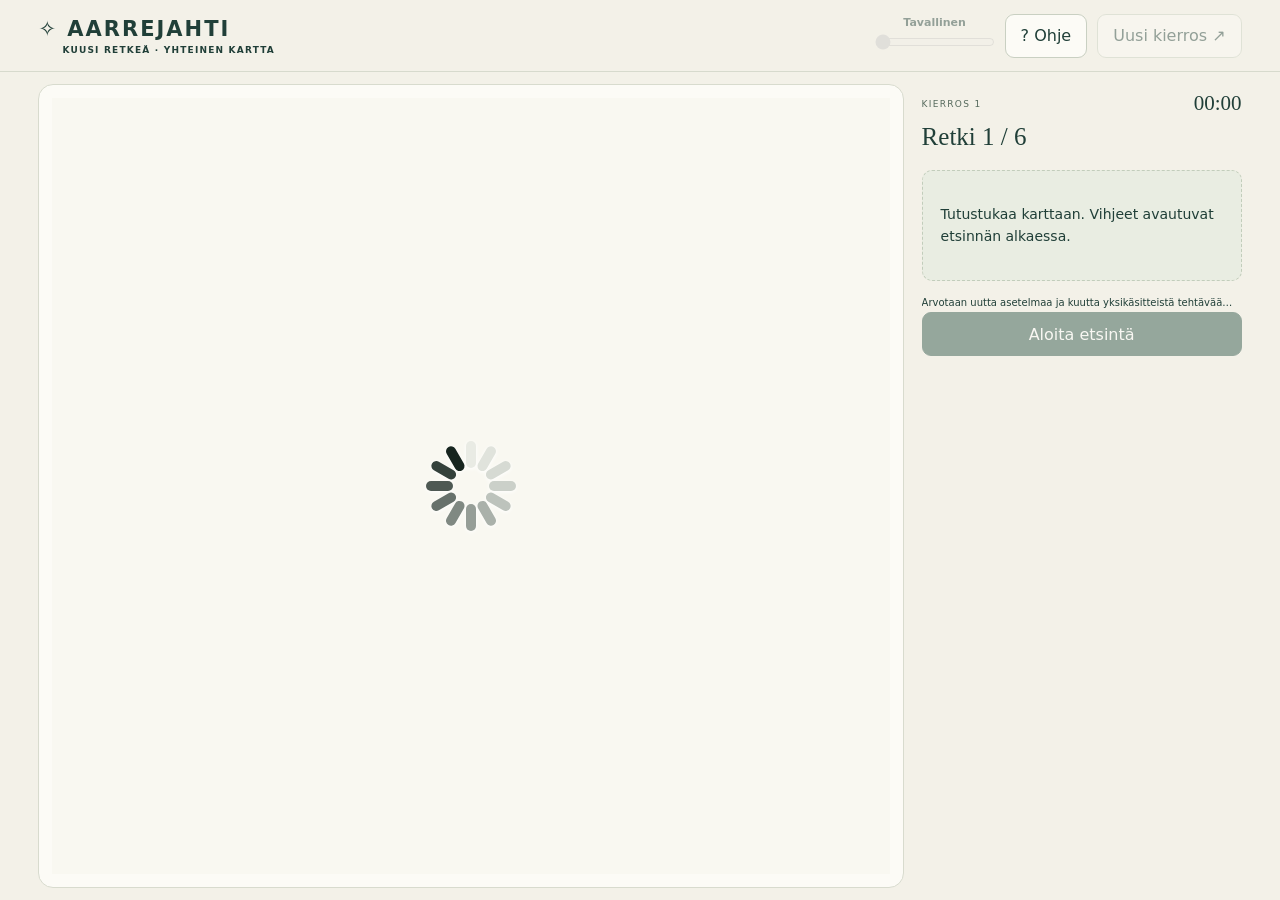
<file: index.html>
<!doctype html>
<html lang="fi">
<head><meta charset="utf-8"><meta name="viewport" content="width=device-width, initial-scale=1, viewport-fit=cover"><meta name="theme-color" content="#203f38"><meta name="apple-mobile-web-app-capable" content="yes"><meta name="apple-mobile-web-app-status-bar-style" content="default"><meta name="apple-mobile-web-app-title" content="Aarrejahti"><link rel="manifest" href="manifest.webmanifest"><link rel="apple-touch-icon" href="icons/apple-touch-icon.png"><link rel="icon" type="image/png" href="icons/favicon.png"><title>Aarrejahti – kuusi retkeä</title><link rel="stylesheet" href="style.css?v=rounds33"></head>
<body class="awaiting-start">

<header><a class="brand" href="./">✧ AARREJAHTI<small>KUUSI RETKEÄ · YHTEINEN KARTTA</small></a><div class="setup"><div class="level-slider"><label for="level"><output id="level-name">Tavallinen</output></label><input id="level" type="range" min="0" max="2" step="1" value="0" aria-label="Vaikeustaso" aria-valuetext="Tavallinen"></div><button id="help">? Ohje</button><button id="new">Uusi kierros ↗</button></div></header>
<main><div class="layout">
<section class="map-panel" aria-label="Yhteinen retkikartta">
 <div class="panel-top"><span id="code" aria-label="Retken vaikeus ja karttakortin kokonaisvaikeus" title="Retken vaikeus · karttakortin kokonaisvaikeus"></span></div>
 <div class="map-wrap"><div id="generating" role="status" aria-label="Karttakorttia generoidaan"><div class="generation-spinner" aria-hidden="true"><span style="--i:0;background-color:#17251f"></span><span style="--i:1;background-color:#e9ebe4"></span><span style="--i:2;background-color:#e0e3dc"></span><span style="--i:3;background-color:#d6dad3"></span><span style="--i:4;background-color:#cbd0c9"></span><span style="--i:5;background-color:#bdc3bc"></span><span style="--i:6;background-color:#aab1aa"></span><span style="--i:7;background-color:#969e97"></span><span style="--i:8;background-color:#808982"></span><span style="--i:9;background-color:#67716b"></span><span style="--i:10;background-color:#4e5953"></span><span style="--i:11;background-color:#34413b"></span></div></div><svg id="board" viewBox="0 0 717 520" role="group" aria-label="Aarrekartta, 120 kuusikulmiota"></svg></div>
</section>
<aside>
 <div id="progress" aria-label="Kierroksen retket"></div>
 <div class="round-meta"><small id="round-label">KIERROS 1</small><span id="timer">00:00</span></div>
 <div class="clue-heading"><h1 id="task-title">Retki 1 / 6</h1><label class="toggle"><input type="checkbox" id="explain" checked> Selitykset</label></div>
 <p id="task-rule"></p>
 <div id="addition-controls" hidden><button id="place-marker" aria-pressed="true"></button><button id="place-chest" aria-pressed="false">Arkku</button></div>
 <div id="clues"></div>
 <div id="before-start">Tutustukaa karttaan. Vihjeet avautuvat etsinnän alkaessa.</div>
 <p id="feedback" role="status" aria-live="polite"></p>
 <div class="actions"><button id="start" class="primary" disabled>Aloita etsintä</button><button id="next" class="primary" hidden>Seuraava retki →</button><button id="reveal" class="quiet" hidden disabled>Paljasta ratkaisu</button></div>
 <p id="state" role="status"></p>
</aside>
</div></main>
<dialog id="instructions" aria-labelledby="instructions-title"><div class="dialog-heading"><h2 id="instructions-title">Näin pelaatte</h2><button id="close-help" aria-label="Sulje ohje">Sulje ×</button></div>
<div class="instructions"><h3>Tasot ja vihjeet</h3><p>Tasovalinta aloittaa uuden kierroksen. Tavallisella tasolla kolmen tavallisen retken D1-keskiarvo on alle 550, Keskitasolla 550–749 ja Haastavalla vähintään 750. Haastavalla jokainen tavallinen retki on lisäksi vähintään 400 pistettä. Rajat ovat suunnitteluarvoja. Sama vihje esiintyy enintään kahdesti kierroksella eikä koskaan peräkkäisillä retkillä.</p>
 <h3>Yksi kartta, kuusi retkeä</h3><p>Kaikki pelaavat yhtä aikaa samalla näytöllä. Kierrokselle arvotaan kuusi tehtävää ja yhteinen kuviomerkkien asetelma. Maastolauta on sama kiinteä F02-kartta kuin lautapelissä: 12 × 10 ruutua. Retket 1–3 ovat tavallisia, neljäs on pääkalloretki, viides harharetki ja kuudes Hukkareissu. Yksi muodon ja värin yhdistelmä puuttuu kartalta kokonaan ja lisätään vain viimeisessä tehtävässä. Kuuden retken jälkeen Uusi kierros arpoo uuden asetelman ja tehtävät. Testatessa voit valita retken suoraan yläreunan retkipainikkeesta. Vaihto nollaa nykyiset valinnat ja ajastimen. Valitun retken vihjeet avautuvat Aloita etsintä -painikkeesta.</p>
 <p>Vihjeet näkyvät vasta Aloita etsintä -painikkeesta. Napauta aarteen ruutua ja vahvista Oletko varma? -kysymys. Peruuta poistaa arkun ja palauttaa merkityn vihjeen tai kuvion normaaliksi. Viimeksi valitun ruudun kehys jää muistiksi. Väärän arvauksen jälkeen etsintä jatkuu. Oikea vastaus näyttää aarrearkun. Seuraava retki säilyttää kartan ja kuviot mutta vaihtaa vihjeet ja piilottaa ne aloitukseen asti.</p>
 <h3>☠ Pääkalloretki</h3><p>Viidestä vihjeestä täsmälleen yksi on väärä. Voit valita ensin aarteen ruudun tai ensin väärän vihjeen. Napauta vääräksi epäilemääsi vihjettä: se haalenee. Napauttamalla uudestaan voit perua merkinnän, ja toisen vihjeen valitseminen vaihtaa merkintää. Etsi ruutu, jossa neljä muuta vihjettä toteutuu. Voitto vaatii sekä oikean aarteen paikan että oikean vihjemerkinnän.</p>
 <h3>× Harharetki</h3><p>Kaikki vihjeet toteutuvat vasta, kun yksi kuviomerkki poistetaan mielessä laudalta. Voit valita ensin aarteen ruudun tai ensin poistettavan kuvion. Napauta poistettavaksi epäilemääsi kuviota: se haalenee, mutta pysyy näkyvissä alkuperäisessä ruudussaan. Vain yksi kuvio voidaan merkitä kerrallaan. Valitse × Poista kuvio uudelleen, jos haluat vaihtaa merkintää tai perua sen napauttamalla samaa kuviota.</p><p>Vihjeessä mainitusta muodon ja värin yhdistelmästä pitää jäädä vähintään yksi merkki laudalle. Valitse Arkku-painike ja napauta aarteen ruutua, myös kuviomerkin keskeltä. Valitse × Poista kuvio -painike, kun haluat merkitä poistettavan kuvion. Tavallinen napautus tekee painikkeesta valitun toiminnon. Arkku ei saa olla poistettavan kuvion ruudussa. Vastaus tarkistetaan, kun molemmat valinnat on tehty. Voitto vaatii sekä oikean aarteen paikan että oikean kuviomerkinnän.</p>
 <h3>? Hukkareissu</h3><p>Hukkareissu käyttää vain lautapelin alkuperäisiä vihjeitä 1-60. Siinä ei käytetä summia, erotuksia eikä uusia kuvioparivertailuja.</p><p>Lisää mielessäsi yksi puuttuva kuviomerkki. + kuvio ? -painike kertoo merkin muodon ja värin. Paina sitä ja napauta tyhjää karttaruutua sijoittaaksesi merkin. Arkku-painikkeella valitset aarteen ruudun. Voit valita arkun tai kuvion ensin. Valinnat tarvitsevat eri ruudut, eikä lisättävän merkin ruudussa saa olla muuta kuviota. Lisätyn merkin reunus on katkoviivainen. Peruuta palauttaa molemmat valinnat. Oikeassa vastauksessa sekä lisätyn merkin paikka että aarteen sijainti ovat oikein ja kaikki vihjeet toteutuvat. Tehtävällä on vain yksi tällainen paikkapari.</p><h3>Maastot, kuviot ja etäisyys</h3><div id="terrain-guide"></div><p>Maamerkkejä ovat mustat ja valkoiset kolmiot, neliöt ja ympyrät. Vihje koskee jokaista saman muodon ja värin merkkiä. Esimerkiksi ↔ ≤ 2 tarkoittaa, että jokaiseen kyseiseen merkkiin on enintään kaksi askelta.</p><p>↔ tarkoittaa lyhintä etäisyyttä vierekkäisten heksaruutujen kautta. Sama ruutu on 0, viereinen ruutu 1. Kaikkien maastojen läpi saa kulkea. Maastoon tai laudan reunaan mitataan etäisyys lähimpään vastaavaan ruutuun.</p>
 <h3>Kuvioparien vertailut ja erotus</h3><div id="arithmetic-guide"></div><p>Etäisyydet mitataan aarteen ruudusta. Yhtä kaukana -vihjeessä etäisyydet ovat samat. Lähempänä-vihjeessä ensimmäinen kuvio on lähempänä. Erotusvihjeessä oikeanpuoleiseen kuvioon on ilmoitettu määrä askelia enemmän kuin vasemmanpuoleiseen. Ehto koskee jokaista ryhmien välistä kuvioparia.</p>
 <h3>Naapurit ja vertailut</h3><p>Naapurivihjeet koskevat vain heti viereisiä ruutuja; aarteen omaa ruutua ei lasketa naapuriksi. Kahden maaston naapurivihje vaatii ainakin yhden naapurin kummastakin maastosta. Yhtä kaukana -vihje vaatii saman etäisyyden kaikkiin molempien ryhmien kuvioihin. Lähempänä-vihje vaatii jokaisen ensimmäisen ryhmän merkin olevan lähempänä kuin yksikään toisen ryhmän merkki.</p>
 <p>Jokainen tehtävä tarkistetaan yksikäsitteiseksi. Pääkalloretkellä myös väärä vihje ja harharetkellä myös poistettava merkki määräytyvät yksikäsitteisesti. Hukkareissulla lisättävän merkin ja aarteen paikkapari on yksikäsitteinen. Merkintöjen oikeellisuus tarkistetaan vasta arvausta vahvistettaessa. Selitykset-valinta piilottaa tai näyttää vihjeiden sanalliset selitykset.</p>
</div></dialog>
<dialog id="confirm" aria-labelledby="confirm-title"><h2 id="confirm-title">Oletko varma?</h2><p id="confirm-text"></p><div class="confirm-actions"><button id="confirm-no">Peruuta</button><button id="confirm-yes" class="primary">Vahvista</button></div></dialog>
<script src="engine.js?v=rounds33"></script><script src="game-data.js?v=rounds33"></script><script src="rounds.js?v=rounds33"></script><script src="game.js?v=rounds33"></script>
<script src="pwa.js"></script></body></html>
</file>
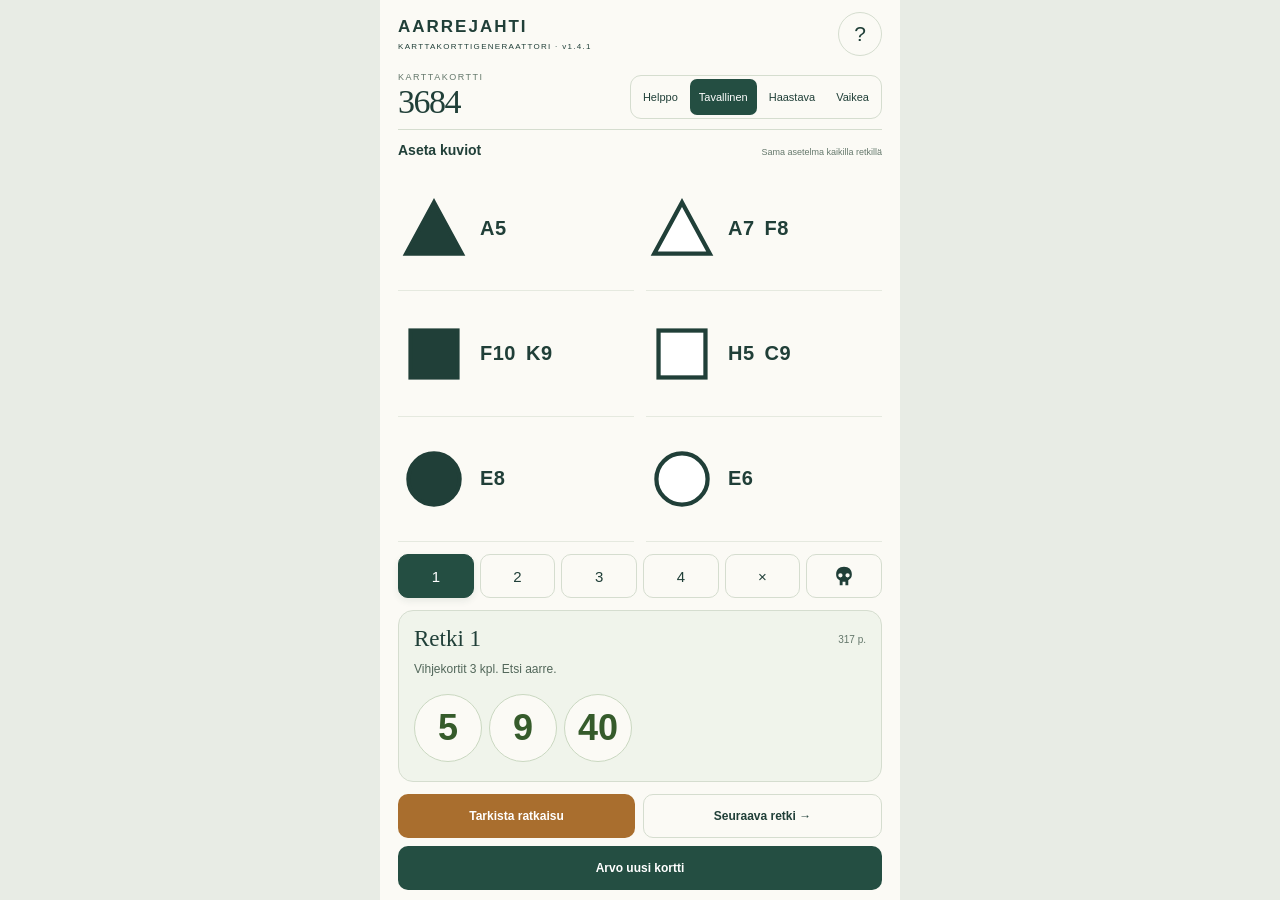
<file: generator/index.html>
<!doctype html>
<html lang="fi" data-version="1.4.1"><head><meta charset="utf-8"><meta name="viewport" content="width=device-width,initial-scale=1,viewport-fit=cover">
<meta name="theme-color" content="#634184"><meta name="apple-mobile-web-app-capable" content="yes"><meta name="apple-mobile-web-app-title" content="Karttakortit"><link rel="apple-touch-icon" href="icons/apple-touch-icon.png">
<title>Aarrejahti — karttakorttigeneraattori</title><link rel="manifest" href="manifest.webmanifest"><link rel="icon" href="icon.svg" type="image/svg+xml"><link rel="stylesheet" href="style.css"></head>
<body><main class="app">
 <header><div class="brand">AARREJAHTI<span>KARTTAKORTTIGENERAATTORI · v1.4.1</span></div><button id="help" class="icon-button" aria-label="Avaa käyttöohje">?</button></header>
 <section class="identity" aria-label="Karttakortti"><div><p class="eyebrow">KARTTAKORTTI</p><h1 id="card-name">—</h1></div><div class="level-switch" role="group" aria-label="Vaikeustaso"></div></section>
 <section class="setup" aria-labelledby="setup-title"><div class="section-title"><h2 id="setup-title">Aseta kuviot</h2><span>Sama asetelma kaikilla retkillä</span></div><div id="markers" class="marker-grid"></div></section>
 <nav id="trips" aria-label="Valitse retki"></nav>
 <section class="expedition" aria-labelledby="trip-title"><div class="trip-heading"><h2 id="trip-title">Valmistellaan korttia</h2><span id="trip-score"></span></div><p class="trip-instruction"><span id="trip-count"></span> <span id="trip-rule">Arvotaan kuusi uutta retkeä.</span></p><div id="clues" role="group" aria-label="Retken vihjekortit"><div id="clue-bubble" hidden></div></div></section>
 <footer><div id="status" role="status" aria-live="polite">Valmistellaan…</div><div class="actions"><button id="answer" class="answer-button" disabled>Tarkista ratkaisu</button><button id="next" class="secondary" disabled>Seuraava retki <span aria-hidden="true">→</span></button></div><div class="actions new-card"><button id="generate" class="primary">Arvo uusi kortti</button></div></footer>
</main>
<div id="generating" aria-hidden="true"><div class="generation-spinner" aria-hidden="true"><span style="--i:0;background-color:#17251f"></span><span style="--i:1;background-color:#e9ebe4"></span><span style="--i:2;background-color:#e0e3dc"></span><span style="--i:3;background-color:#d6dad3"></span><span style="--i:4;background-color:#cbd0c9"></span><span style="--i:5;background-color:#bdc3bc"></span><span style="--i:6;background-color:#aab1aa"></span><span style="--i:7;background-color:#969e97"></span><span style="--i:8;background-color:#808982"></span><span style="--i:9;background-color:#67716b"></span><span style="--i:10;background-color:#4e5953"></span><span style="--i:11;background-color:#34413b"></span></div></div>
<dialog id="help-dialog"><div class="dialog-heading"><h2>Näin käytät · v1.4.1</h2><button data-close class="icon-button" aria-label="Sulje ohje">×</button></div><p>Tarvitset Aarrejahdin pelilaudan, kuviomerkit ja vihjekortit 1–68.</p><p>Aseta mustat ja valkoiset kuviot näytön koordinaatteihin. Ota valitun retken vihjekortit esiin. Kuvioasetelma pysyy samana kaikilla kuudella retkellä.</p><p>Retket 1–4 ovat vaikeusjärjestyksessä. Viides retki on harha: yksi kuviomerkki poistetaan mielessä. Viimeinen retki on pääkallo: yksi vihje on väärä.</p><p>Kosketa vihjenumeroa nähdäksesi vihjeen tekstin.</p><p>Valitse Helppo, Tavallinen, Haastava tai Vaikea ja arvo uusi kortti.</p><p>Sama vihje esiintyy kortilla enintään kahdesti. Peräkkäisillä retkillä ei ole yhteisiä vihjeitä.</p><p>Ratkaisu näytetään ratkaisukortin 314160 avainkoodina. Katso varsinainen vastaus painetulta ratkaisukortilta.</p><p>Jaa selaimesta → Lisää Koti-valikkoon, niin voit käyttää sovellusta omana sovelluksenaan.</p></dialog>
<dialog id="answer-dialog"><div class="dialog-heading"><h2 id="answer-title">Retken ratkaisu</h2><button data-close class="icon-button" aria-label="Sulje ratkaisu">×</button></div><div id="answer-content"></div></dialog>
<dialog id="replace-dialog"><h2>Arvotaanko uusi kortti?</h2><p id="replace-text">Nykyinen kuvioasetelma ja kaikki kuusi retkeä korvataan.</p><div class="actions"><button data-close class="secondary">Peruuta</button><button id="confirm-generate" class="primary">Arvo uusi</button></div></dialog>
<script src="data.js"></script><script src="rules.js"></script><script src="levels.js"></script><script src="generator.js"></script><script src="difficulty.js"></script><script src="app.js"></script></body></html>
</file>
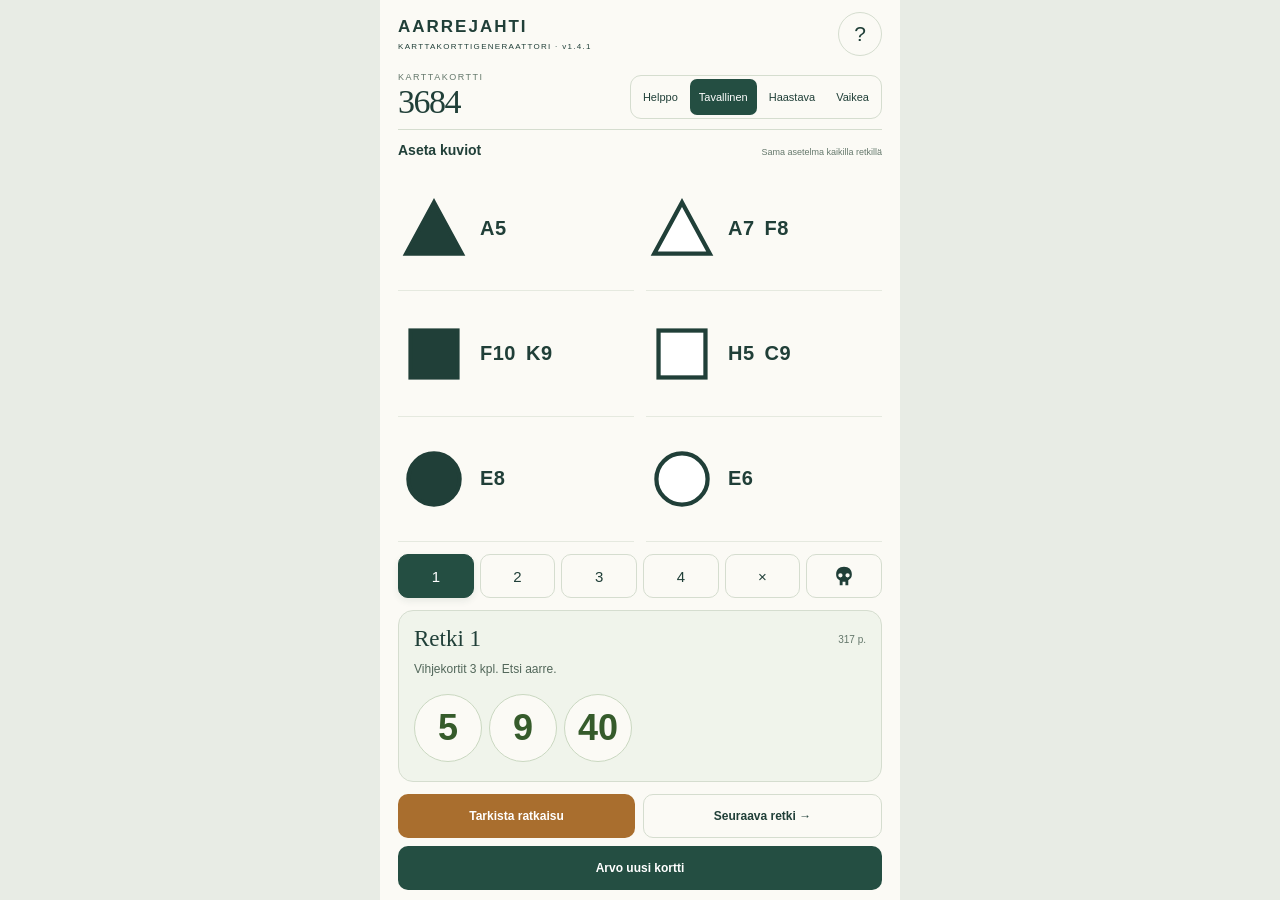
<file: generator/paivita.html>
<!doctype html>
<html lang="fi">
<head><meta charset="utf-8"><meta name="viewport" content="width=device-width,initial-scale=1"><title>Generaattorin päivitys</title></head>
<body>
<p role="status" id="status">Päivitetään karttakorttigeneraattoria…</p>
<script>
(async()=>{
 try{
  const prefix='cardgen-aarrejahti-';
  const latest='cardgen-aarrejahti-v1.4.1-navigation';
  const keys=await caches.keys();
  await Promise.all(keys.filter(key=>key.startsWith(prefix)&&key!==latest).map(key=>caches.delete(key)));
  location.replace('./'+location.search);
 }catch{
  document.getElementById('status').textContent='Päivitys ei onnistunut. Tarkista verkkoyhteys ja lataa tämä sivu uudelleen.';
 }
})();
</script>
</body>
</html>
</file>
<file: style.css>
:root{font-family:system-ui,sans-serif;color:#203f38;background:#f3f1e8;font-synthesis:none}*{box-sizing:border-box}body{margin:0}button{font:inherit;color:inherit;cursor:pointer;background:#fcfbf6;border:1px solid #c9d0c2;border-radius:9px;min-height:44px;padding:10px 15px;touch-action:manipulation}button:hover{background:#e2e8dc}button:disabled{opacity:.45;cursor:default}button:focus-visible,[role=button]:focus-visible{outline:3px solid #a26d16;outline-offset:2px}.primary{background:#244e42;border-color:#244e42;color:#fff}.primary:hover{background:#356653}[hidden]{display:none!important}header{display:flex;align-items:center;justify-content:space-between;gap:16px;min-height:72px;padding:10px 3%;border-bottom:1px solid #d7dacd}.brand{font-weight:850;font-size:21px;letter-spacing:2px;text-decoration:none;color:inherit}.brand small{display:block;font-size:9px;letter-spacing:1.2px;margin:4px 0 0 24px}.setup{display:flex;gap:10px}main{padding:12px 3%;max-width:1600px;margin:auto}.layout{display:grid;grid-template-columns:minmax(0,1fr) 320px;gap:18px}.map-panel{background:#fcfbf6;border:1px solid #d8dbce;border-radius:15px;padding:13px;display:flex;flex-direction:column;min-width:0;min-height:0}.panel-top{display:flex;justify-content:space-between;gap:8px;font-size:10px;color:#566a5d;letter-spacing:1px}.panel-top b{margin-left:8px;color:#203f38}.map-wrap{flex:1;min-height:0;display:flex;align-items:center;padding:6px 0}#board{display:block;width:100%;height:auto;max-height:100%}.cell{cursor:pointer;stroke:#000;stroke-width:1.6;outline:none}.cell:hover,.cell:focus-visible{stroke:#203f38;stroke-width:3.5}.hl{fill:none;pointer-events:none;stroke-linejoin:round}.hl-selected{stroke:#cd731a;stroke-width:4.5}.hl-answer{stroke:#e9a919;stroke-width:5}.map-marker{pointer-events:none}.harha-running .map-marker{pointer-events:all;cursor:pointer}.marker-art{transition:opacity .12s}.map-marker.muted .marker-art{opacity:.23}.marker-hit{fill:transparent;stroke:none}.map-marker:focus-visible .marker-hit{stroke:#203f38;stroke-width:2;stroke-dasharray:3 2}.map-marker.muted .marker-hit{stroke:#203f38;stroke-width:1.5;stroke-dasharray:3 3}.coordinate{pointer-events:none;user-select:none}.treasure-chest{pointer-events:none}.round-meta{display:flex;justify-content:space-between;align-items:center;margin-top:9px}.round-meta small{font-size:9px;letter-spacing:1.3px;color:#566a5d}#timer{font:21px Georgia,serif;font-variant-numeric:tabular-nums}#feedback{font-size:12px;line-height:1.35;margin:7px 0 0}#feedback:empty,#state:empty{display:none}.cross-icon{font-family:Arial,system-ui,sans-serif;font-size:27px;line-height:1;font-weight:900}.step.active .cross-icon{font-weight:900}.clue-heading{display:flex;align-items:center;justify-content:space-between;gap:8px;margin:5px 0}.clue-heading small{font-size:9px;letter-spacing:1.3px;color:#566a5d}h1{font:25px Georgia,serif;margin:3px 0}.toggle{font-size:11px;white-space:nowrap;cursor:pointer;display:flex;align-items:center;gap:3px;min-height:40px}.toggle input{width:17px;height:17px;accent-color:#244e42}#progress{display:flex;gap:6px}.step{flex:1;display:flex;align-items:center;justify-content:center;min-height:34px;border:1px solid #c9d0c2;border-radius:7px;font-size:13px;color:#566a5d}.step.active{background:#244e42;border-color:#244e42;color:#fff;font-weight:750}.step.done{background:#e2e8dc;color:#244e42}.skull-icon{width:17px;height:20px;display:inline-block;vertical-align:middle;flex-shrink:0}.step .skull-icon{fill:currentColor}#task-rule{font-size:12px;line-height:1.4;min-height:0;margin:5px 0 8px}.clue{padding:7px 11px;margin:6px 0;background:#fffef9;border:1px solid #d8dbce;border-radius:10px;transition:opacity .12s;min-height:46px}.clue[role=button]{cursor:pointer;touch-action:manipulation}.clue[role=button]:hover{border-color:#244e42}.clue.muted{opacity:.3;border-style:dashed}.clue small{font-size:10px;letter-spacing:1px;color:#566a5d}.formula{font-size:21px;line-height:1.2;font-weight:600;margin-top:2px;display:flex;align-items:center;gap:3px;flex-wrap:wrap;color:#244c42}.clue p{font-size:11px;line-height:1.28;margin:4px 0 0;color:#52645a}.no-explain .clue p{display:none}.clue-marker{width:1.25em;height:1.25em;display:inline-block;vertical-align:middle;flex-shrink:0}.terrain-symbol{width:1.5em;height:1.299038em;display:inline-block;vertical-align:middle;flex-shrink:0}.neighbor-symbol{width:1.45em;height:1.45em;display:inline-block;vertical-align:middle;flex-shrink:0}.edge-symbol{display:inline-flex;align-items:center;vertical-align:middle;font-size:.68em}.edge-symbol svg{width:1.9em;height:1.6625em}.both-markers{display:inline-flex}.both-markers .clue-marker{width:1em;height:1em}.actions{display:grid;gap:4px;margin-top:10px}.quiet{background:transparent;border:0;font-size:12px;padding:7px;min-height:35px}#state{font-size:11px;line-height:1.4;margin:7px 0;color:#52645a}#before-start{background:#e9ede2;border:1px dashed #c2cdbb;border-radius:10px;padding:22px 17px;font-size:14px;line-height:1.6;margin:16px 0}.awaiting-start #clues,.awaiting-start .toggle{display:none}body:not(.awaiting-start) #before-start{display:none}dialog{border:1px solid #c9d0c2;border-radius:15px;background:#fcfbf6;color:#203f38;max-width:780px;width:calc(100% - 32px);max-height:85svh;padding:24px}dialog::backdrop{background:#142d25aa}.dialog-heading{display:flex;align-items:center;justify-content:space-between;gap:15px}h2{font:26px Georgia,serif;margin:0}.instructions{font-size:14px;line-height:1.6}.instructions h3{font-size:16px;margin:24px 0 5px}.instructions p{margin:7px 0}#terrain-guide{display:flex;gap:14px;flex-wrap:wrap;font-size:13px}#terrain-guide span{display:inline-flex;align-items:center;gap:5px}body.loading #board{opacity:.55}
@media(min-width:900px) and (orientation:landscape){body{height:100svh;display:flex;flex-direction:column}header{flex-shrink:0}main{flex:1;min-height:0;width:100%}.layout{height:100%}#board{height:100%}aside{min-height:0;overflow-y:auto;scrollbar-width:thin}#before-start{padding:32px 18px}.clue p{line-height:1.25}}
@media(min-width:1400px){.layout{grid-template-columns:minmax(0,1fr) 355px}.clue{padding:11px 13px}.formula{font-size:24px}.clue p{font-size:12px}}
@media(max-width:1050px) and (orientation:landscape){header{min-height:64px}.layout{grid-template-columns:minmax(0,1fr) 300px;gap:12px}main{padding:10px 2%}.map-panel{padding:10px}.brand{font-size:19px}.clue-heading{margin-top:8px}h1{font-size:23px}.clue{padding:6px 9px;margin:5px 0}.formula{font-size:20px}.clue p{font-size:10.5px}.actions{margin-top:7px}}
@media(max-width:899px){.layout{grid-template-columns:1fr}.map-wrap{min-height:240px}header{padding:12px 4%}.brand{font-size:18px}.brand small{font-size:8.5px}.setup{gap:6px}.setup button{padding:9px 11px}main{padding:12px 3%}aside{padding-bottom:20px}#clues{display:grid;grid-template-columns:repeat(2,minmax(0,1fr));gap:7px}.clue{margin:0}.formula{font-size:21px}#task-rule{min-height:0}.clue-heading{margin:10px 0}.actions{grid-template-columns:1fr 1fr}dialog{padding:18px}}
@media(max-width:480px){header{flex-wrap:wrap;gap:12px}.setup{margin-left:auto}#clues{grid-template-columns:1fr}.brand small{display:none}.panel-top{font-size:9px}#code{letter-spacing:0}}

@media(min-width:900px) and (orientation:landscape){aside{overflow-y:auto}#feedback{font-size:11px}.clue-heading{margin-top:4px}.round-meta{margin-top:7px}.actions{margin-top:7px}}

.ended #task-rule{display:none}

@media(min-width:900px) and (orientation:landscape) and (max-height:860px){
 header{min-height:64px;padding-top:8px;padding-bottom:8px}
 .clue{padding:5px 9px;margin:4px 0}.formula{font-size:20px}
 .clue p{font-size:10.5px;line-height:1.22;margin-top:3px}
 .clue-heading{margin:3px 0}h1{font-size:23px}
 .round-meta{margin-top:5px}#timer{font-size:19px}#task-rule{font-size:11px;margin:4px 0 6px}
 #feedback{font-size:11px;line-height:1.28;margin-top:5px}.actions{margin-top:6px}#state{margin:5px 0;font-size:10.5px;line-height:1.28}
}

/* Keep all content inside iPad safe areas and Safari's actually visible viewport. */
:root{--safe-top:env(safe-area-inset-top,0px);--safe-bottom:env(safe-area-inset-bottom,0px);--safe-left:env(safe-area-inset-left,0px);--safe-right:env(safe-area-inset-right,0px)}
body{padding-left:var(--safe-left);padding-right:var(--safe-right);padding-top:var(--safe-top);padding-bottom:var(--safe-bottom)}
@media(pointer:coarse) and (hover:none){
 :root{--safe-top:max(24px,env(safe-area-inset-top,0px));--safe-bottom:max(8px,env(safe-area-inset-bottom,0px))}
}
@media(min-width:900px) and (orientation:landscape){
 body{height:min(100svh,var(--visible-height,100svh));height:min(100dvh,var(--visible-height,100svh));min-height:0}
}
@media(min-width:900px) and (orientation:landscape) and (max-height:860px){
 header{min-height:56px;padding-top:6px;padding-bottom:6px}main{padding-top:8px;padding-bottom:8px}
}
@media(min-width:900px) and (orientation:landscape){
 .short-viewport header{min-height:52px;padding-top:4px;padding-bottom:4px}
 .short-viewport main{padding-top:6px;padding-bottom:6px}
 .short-viewport .step{min-height:30px}
 .short-viewport .round-meta{margin-top:3px}
 .short-viewport .clue-heading{margin:2px 0}.short-viewport h1{font-size:21px}
 .short-viewport .toggle{min-height:30px}
 .short-viewport #task-rule{font-size:10.5px;line-height:1.25;margin:3px 0 5px}
 .short-viewport .clue{padding:4px 8px;margin:3px 0;min-height:42px}
 .short-viewport .formula{font-size:19px}.short-viewport .clue p{font-size:10px;line-height:1.18;margin-top:2px}
 .short-viewport #feedback{font-size:10.5px;margin-top:4px}.short-viewport #state{font-size:10px;margin:4px 0}
 .short-viewport .actions{margin-top:4px}
}

/* Oma vahvistusdialogi */
#confirm{max-width:420px;padding:22px}#confirm h2{font-size:22px}#confirm p{font-size:15px;line-height:1.5;margin:10px 0 18px}.confirm-actions{display:flex;gap:10px;justify-content:flex-end}.confirm-actions button{min-width:110px}
@media(prefers-reduced-motion:reduce){*{transition:none!important;animation:none!important}}

#arithmetic-guide{display:grid;gap:8px;margin:12px 0}.help-arithmetic{border:1px solid #d8dbce;border-radius:8px;padding:10px}.help-arithmetic .formula{font-size:23px}

#addition-controls{display:flex;gap:6px;margin:4px 0}#addition-controls button{flex:1;min-height:36px;padding:3px 9px;display:flex;align-items:center;justify-content:center;gap:5px;font-size:16px}#addition-controls button[aria-pressed=true]{background:#dce9d3;color:#203f38;border:2px solid #244e42;font-weight:750}#addition-controls .clue-marker{width:25px;height:25px}.added-marker{pointer-events:none}

@media(min-width:900px) and (orientation:landscape){.short-viewport:is(.addition-running,.harha-running) .clue{padding:3px 8px;margin:2px 0}.short-viewport:is(.addition-running,.harha-running) .clue small{font-size:9px;line-height:1}.short-viewport:is(.addition-running,.harha-running) .formula{font-size:18px;line-height:1.1}.short-viewport:is(.addition-running,.harha-running) .clue p{line-height:1.1;margin-top:1px}.short-viewport:is(.addition-running,.harha-running) #addition-controls button{min-height:32px}.short-viewport:is(.addition-running,.harha-running) #addition-controls{margin:2px 0}}



#progress .step{padding:0;min-width:0;cursor:pointer;font-family:inherit;touch-action:manipulation}#progress .step:hover{border-color:#244e42}

.terrain-stack{display:inline-flex;flex-direction:column;vertical-align:middle;gap:2px}.terrain-stack svg{display:block}.level-choice{display:flex;align-items:center;gap:4px;border:0;margin:0;padding:0;min-width:0}.level-choice legend{float:left;margin-right:8px;font-size:13px;line-height:44px}.level-choice label{display:flex;align-items:center;gap:6px;min-height:44px;padding:8px 10px;border:1px solid #c9d0c2;border-radius:9px;background:#fcfbf6;cursor:pointer;font-size:13px}.level-choice label:has(input:checked){background:#e2e8dc;border-color:#244e42;font-weight:700}.level-choice input{accent-color:#244e42;margin:0}.level-choice:disabled label{opacity:.45;cursor:default}.setup{flex-wrap:wrap;justify-content:flex-end}

.panel-top{justify-content:flex-end}

/* Activity indicator centered over the board. */
.map-wrap{position:relative}
#generating{display:none}
.loading #generating{position:absolute;inset:0;z-index:10;display:flex;align-items:center;justify-content:center;background:rgba(243,241,232,.35);pointer-events:all}
.generation-spinner{position:relative;width:100px;height:100px;filter:drop-shadow(0 1px 2px #fff)}
.generation-spinner span{position:absolute;left:45px;top:5px;width:10px;height:27px;border-radius:6px;background:#34433e;transform-origin:5px 45px;transform:rotate(calc(var(--i)*30deg));}


/* Fit landscape iPad, including Safari chrome and feedback messages. */
@media(min-width:900px) and (orientation:landscape) and (max-height:900px){
 .clue,.short-viewport .clue{padding:4px 8px;margin:3px 0;min-height:0}
 .clue small,.short-viewport .clue small{display:block;font-size:9px;line-height:1.1}
 .formula,.short-viewport .formula{font-size:18px;line-height:1.1;margin-top:2px}
 .clue p,.short-viewport .clue p{font-size:10px;line-height:1.15;margin-top:2px}
 #feedback,.short-viewport #feedback{font-size:10px;line-height:1.15;margin-top:4px}
 .actions,.short-viewport .actions{margin-top:4px}
}

/* WebKit lays out a fieldset legend outside its flex contents. */
.level-choice{position:relative}
.level-choice legend{position:absolute;float:none;width:1px;height:1px;margin:-1px;padding:0;overflow:hidden;clip-path:inset(50%);white-space:nowrap}
.level-choice::before{content:"Taso";font-size:13px;margin-right:8px;align-self:center}

.level-slider{width:240px;align-self:center}.level-slider>label{display:flex;justify-content:space-between;font-size:11px;line-height:1.1}.level-slider output{font-weight:700}#level{display:block;width:100%;margin:0;height:26px;accent-color:#244e42;cursor:pointer;touch-action:pan-y}.level-ticks{display:flex;justify-content:space-between;font-size:9px;line-height:1.1}.level-slider:has(input:disabled){opacity:.45}

.level-slider>label{font-size:10px;line-height:1}#level{height:24px}.level-ticks{line-height:1}

.level-slider{width:120px}.level-slider>label{justify-content:center;font-size:11px;line-height:1.1}@media(max-width:480px){.setup{width:100%;justify-content:space-between;align-items:center}.level-slider{width:112px}}
</file>
<file: generator/style.css>
:root{font-family:Arial,system-ui,sans-serif;color:#203f38;background:#e8ece5;font-synthesis:none;--paper:#fbfaf5;--line:#d5ddcf}*{box-sizing:border-box}body{margin:0;height:100svh;height:100dvh;overflow:hidden}button{font:inherit;cursor:pointer;touch-action:manipulation;color:inherit;border:0;min-height:44px}button:disabled{opacity:.45;cursor:wait}button:focus-visible{outline:3px solid #bd7c24;outline-offset:2px}.app{height:100%;max-width:520px;margin:auto;padding:max(12px,env(safe-area-inset-top)) max(18px,env(safe-area-inset-right)) max(10px,env(safe-area-inset-bottom)) max(18px,env(safe-area-inset-left));display:flex;flex-direction:column;gap:12px;background:var(--paper)}header{display:flex;align-items:center;justify-content:space-between;flex-shrink:0}.brand{font-weight:800;letter-spacing:2px;font-size:17px}.brand span{display:block;font-size:8px;font-weight:500;letter-spacing:1.3px;margin-top:5px}.icon-button{height:44px;width:44px;border-radius:50%;background:transparent;border:1px solid var(--line);font-size:21px}.identity{display:flex;justify-content:space-between;align-items:center;padding:4px 0 8px;border-bottom:1px solid var(--line)}.eyebrow{margin:0;font-size:9px;letter-spacing:1.5px;color:#65786c}h1{font-family:Georgia,serif;font-weight:400;font-variant-numeric:tabular-nums;font-size:48px;letter-spacing:-1.5px;margin:0;line-height:1.15}.identity-note{font-size:10px;line-height:1.6;color:#65786c;text-align:right}.section-title{display:flex;align-items:baseline;justify-content:space-between;gap:5px}h2{font-size:14px;margin:0;font-weight:700}.section-title span{font-size:9px;color:#65786c}.marker-grid{display:grid;grid-template-columns:1fr 1fr;gap:4px 12px;margin-top:8px}.marker-cell{display:flex;gap:9px;align-items:center;border-bottom:1px solid #e5e9df;min-height:36px;padding:4px}.marker-cell svg{width:25px;height:25px;flex-shrink:0}.positions{font-size:16px;letter-spacing:.5px;font-weight:700;font-variant-numeric:tabular-nums;word-spacing:6px}nav{display:grid;grid-template-columns:repeat(6,1fr);gap:6px;flex-shrink:0}nav button{border:1px solid var(--line);border-radius:10px;background:transparent;font-size:15px;min-width:0}nav button[aria-current=true]{background:#244e42;color:white;border-color:#244e42;box-shadow:0 3px 7px #203f3817}nav svg{width:18px;height:20px;vertical-align:middle;fill:currentColor}.expedition{flex:1;min-height:154px;border:1px solid var(--line);border-radius:15px;background:#f0f4eb;padding:15px;display:flex;flex-direction:column}.trip-heading{display:flex;justify-content:space-between;align-items:center;gap:8px}.trip-heading h2{font-family:Georgia,serif;font-size:23px;font-weight:400}.trip-heading span{font-size:10px;color:#65786c}#trip-rule{font-size:11px;line-height:1.4;color:#52675a;margin:6px 0}#clues{flex:1;display:flex;align-items:center;justify-content:flex-start;gap:7px;min-height:52px}.clue-number{display:grid;place-items:center;background:var(--paper);border:1px solid #cad8c1;border-radius:50%;width:clamp(44px,14vw,68px);aspect-ratio:1;flex-shrink:1;font-size:clamp(24px,7vw,36px);font-weight:700;color:#355b2b;font-variant-numeric:tabular-nums}.trip-bottom{display:flex;justify-content:space-between;align-items:center;font-size:10px;color:#65786c;gap:5px}.text-button{background:transparent;padding:8px 0;font-size:11px;text-decoration:underline;text-underline-offset:4px}footer{flex-shrink:0}.actions{display:flex;gap:8px}.actions button{border-radius:10px;flex:1;padding:10px 8px;font-size:12px;font-weight:700}.primary{background:#244e42;color:white}.secondary{background:transparent;border:1px solid var(--line)}#status{font-size:10px;color:#65786c;min-height:15px;margin-bottom:5px}.footnote{text-align:center;font-size:9px;color:#7e8b7f;margin:8px 0 0}dialog{max-width:420px;width:calc(100% - 32px);max-height:85dvh;overflow:auto;border:1px solid var(--line);border-radius:18px;padding:22px;color:#203f38;background:var(--paper)}dialog::backdrop{background:#152b24b0}.dialog-heading{display:flex;justify-content:space-between;align-items:center;gap:10px}dialog h2{font-size:20px}dialog p{font-size:14px;line-height:1.55}.answer-label{font-size:11px;color:#65786c;margin:20px 0 3px}.answer-value{font-size:38px;font-family:Georgia,serif;margin:0}.loading .expedition,.loading .setup{opacity:.5}.loading #card-name{opacity:.4}.error{color:#9a392c!important}@media(max-height:730px){.app{gap:8px;padding-top:8px;padding-bottom:8px}h1{font-size:40px}.identity{padding-bottom:4px}.marker-grid{margin-top:4px}.marker-cell{min-height:31px}.expedition{padding:11px;min-height:145px}.footnote{margin-top:5px}.brand{font-size:15px}.icon-button{height:38px;width:38px;min-height:38px}}@media(max-height:610px){.app{gap:5px}.brand span{display:none}.identity{padding:0}h1{font-size:32px}.marker-cell{min-height:26px;padding:2px}.marker-cell svg{height:22px;width:22px}.positions{font-size:14px}.expedition{min-height:132px;padding:9px}nav button{min-height:36px}.trip-heading h2{font-size:20px}#trip-rule{margin:4px 0}#clues{min-height:42px}.actions button{min-height:38px;padding:8px}.footnote{display:none}}@media(orientation:landscape) and (max-height:540px){.app{max-width:950px;display:grid;grid-template-columns:1fr 1.25fr;grid-template-rows:40px 60px 1fr 48px;gap:8px 20px}header{grid-column:1;grid-row:1}.identity{grid-column:1;grid-row:2}.setup{grid-column:1;grid-row:3}nav{grid-column:2;grid-row:1}.expedition{grid-column:2;grid-row:2/4}footer{grid-column:1/3;grid-row:4;display:flex;align-items:center;justify-content:space-between;gap:20px}#status{max-width:40%;margin:0}.actions{flex:1}.footnote{display:none}.section-title span{display:none}.marker-cell{min-height:30px}}

/* Larger physical setup, compact single-expedition panel. */
.setup{flex:1;min-height:180px;display:flex;flex-direction:column}.marker-grid{flex:1;grid-template-rows:repeat(3,minmax(0,1fr));gap:0 12px}.marker-cell{min-height:0;gap:14px}.marker-cell svg{width:64px;height:64px}.positions{font-size:20px;word-spacing:4px}
.expedition{flex:0 0 auto;min-height:0;padding:15px}.trip-instruction{font-size:12px;line-height:1.5;margin:8px 0 12px;color:#52675a}#trip-rule{font:inherit;color:inherit;margin:0}#clues{flex:0 0 auto;min-height:68px;padding:4px 0}
footer{position:relative}.answer-button{background:#a96e2e;color:#fff}.answer-button:hover{background:#925d24}.new-card{margin-top:8px}#status{display:none;position:absolute;bottom:100%;left:0;background:var(--paper);padding:3px 0;margin-bottom:0;z-index:1}body.loading #status,#status.error{display:block}
@media(max-height:730px){.setup{min-height:140px}.marker-cell svg{width:48px;height:48px}.positions{font-size:18px}.expedition{padding:11px}.trip-instruction{margin:5px 0 7px;font-size:11px}#clues{min-height:54px}}
@media(max-height:610px){.app{gap:4px}header .icon-button{width:32px;height:32px;min-height:32px}.setup{min-height:110px}.marker-cell{gap:10px}.marker-cell svg{width:36px;height:36px}.positions{font-size:16px}.expedition{padding:9px}.trip-instruction{margin:4px 0 6px;font-size:10.5px}#clues{min-height:46px;padding:0}.actions button{min-height:38px}.new-card{margin-top:6px}}
@media(orientation:landscape) and (max-height:540px){.app{grid-template-rows:40px 50px 1fr 88px}.setup{min-height:0}.marker-grid{min-height:0}.marker-cell svg{width:42px;height:42px}.positions{font-size:18px}.expedition{display:flex;justify-content:flex-start;padding:14px;min-height:0}#clues{flex:1}.trip-instruction{font-size:12px}footer{display:block}.actions{max-width:none}.new-card{margin-top:6px}#status{max-width:none}}

.answer-marker{display:flex;align-items:center;gap:14px}.answer-marker span{display:inline-flex}.answer-marker svg{width:44px;height:44px;flex-shrink:0}

.identity{gap:10px}.identity h1{font-size:34px}.level-switch{display:flex;gap:3px;padding:3px;border:1px solid var(--line);border-radius:11px;flex-shrink:0}.level-switch button{min-height:36px;padding:5px 9px;border-radius:7px;white-space:nowrap;background:transparent;font-size:11px}.level-switch button[aria-pressed="true"]{background:#244e42;color:#fff}@media(max-height:610px){.level-switch{padding:2px}.level-switch button{min-height:30px;padding:5px 7px;font-size:10px}}

@media(max-width:375px){
 .marker-cell{gap:6px}
 .marker-cell svg{width:40px;height:40px}
 .positions{font-size:15px;word-spacing:2px}
 .identity{gap:6px}
 .identity h1{font-size:30px}
 .identity .eyebrow{letter-spacing:.6px}
 .level-switch{gap:2px;padding:2px}
 .level-switch button{padding-inline:4px;font-size:10px}
}

#generating{display:none}
.loading #generating{position:fixed;inset:0;z-index:10;display:grid;place-items:center;background:rgba(243,241,232,.35);pointer-events:none}
.generation-spinner{position:relative;width:100px;height:100px;filter:drop-shadow(0 1px 2px #fff);animation:kehrä 1.2s steps(12,end) infinite}
.generation-spinner span{position:absolute;left:45px;top:5px;width:10px;height:27px;border-radius:6px;transform-origin:5px 45px;transform:rotate(calc(var(--i)*30deg))}
@keyframes kehrä{to{transform:rotate(1turn)}}
@media(prefers-reduced-motion:reduce){
 .generation-spinner{animation:none}
 .generation-spinner span{animation:kehrän-sävy 1.2s steps(1,end) infinite;animation-delay:calc((var(--i) - 12)*100ms)}
}
@keyframes kehrän-sävy{
 0%,100%{background-color:#17251f}
 8.333%{background-color:#34413b}
 16.667%{background-color:#4e5953}
 25%{background-color:#67716b}
 33.333%{background-color:#808982}
 41.667%{background-color:#969e97}
 50%{background-color:#aab1aa}
 58.333%{background-color:#bdc3bc}
 66.667%{background-color:#cbd0c9}
 75%{background-color:#d6dad3}
 83.333%{background-color:#e0e3dc}
 91.667%{background-color:#e9ebe4}
}

body{-webkit-user-select:none;user-select:none;-webkit-touch-callout:none}
#clues{position:relative}
button.clue-number{padding:0;min-height:0;min-width:0;flex-basis:clamp(44px,14vw,68px)}
button.clue-number[aria-expanded="true"]{background:#355b2b;color:#fff;border-color:#355b2b}
#clue-bubble{pointer-events:none;position:absolute;z-index:2;bottom:calc(100% + 7px);left:0;right:0;padding:11px 14px;border-radius:12px;background:#244e42;color:#fff;font-size:14px;line-height:1.4;box-shadow:0 3px 12px #203f3833}
#clue-bubble::after{content:"";position:absolute;top:100%;left:var(--clue-anchor);transform:translateX(-50%);border:7px solid transparent;border-top-color:#244e42}

:root{-webkit-text-size-adjust:100%;text-size-adjust:100%}
body{width:var(--visible-width,100%);height:var(--visible-height,100svh)}
.app{overflow-y:auto}
dialog{max-height:calc(var(--visible-height,100svh) * .85)}
</file>
